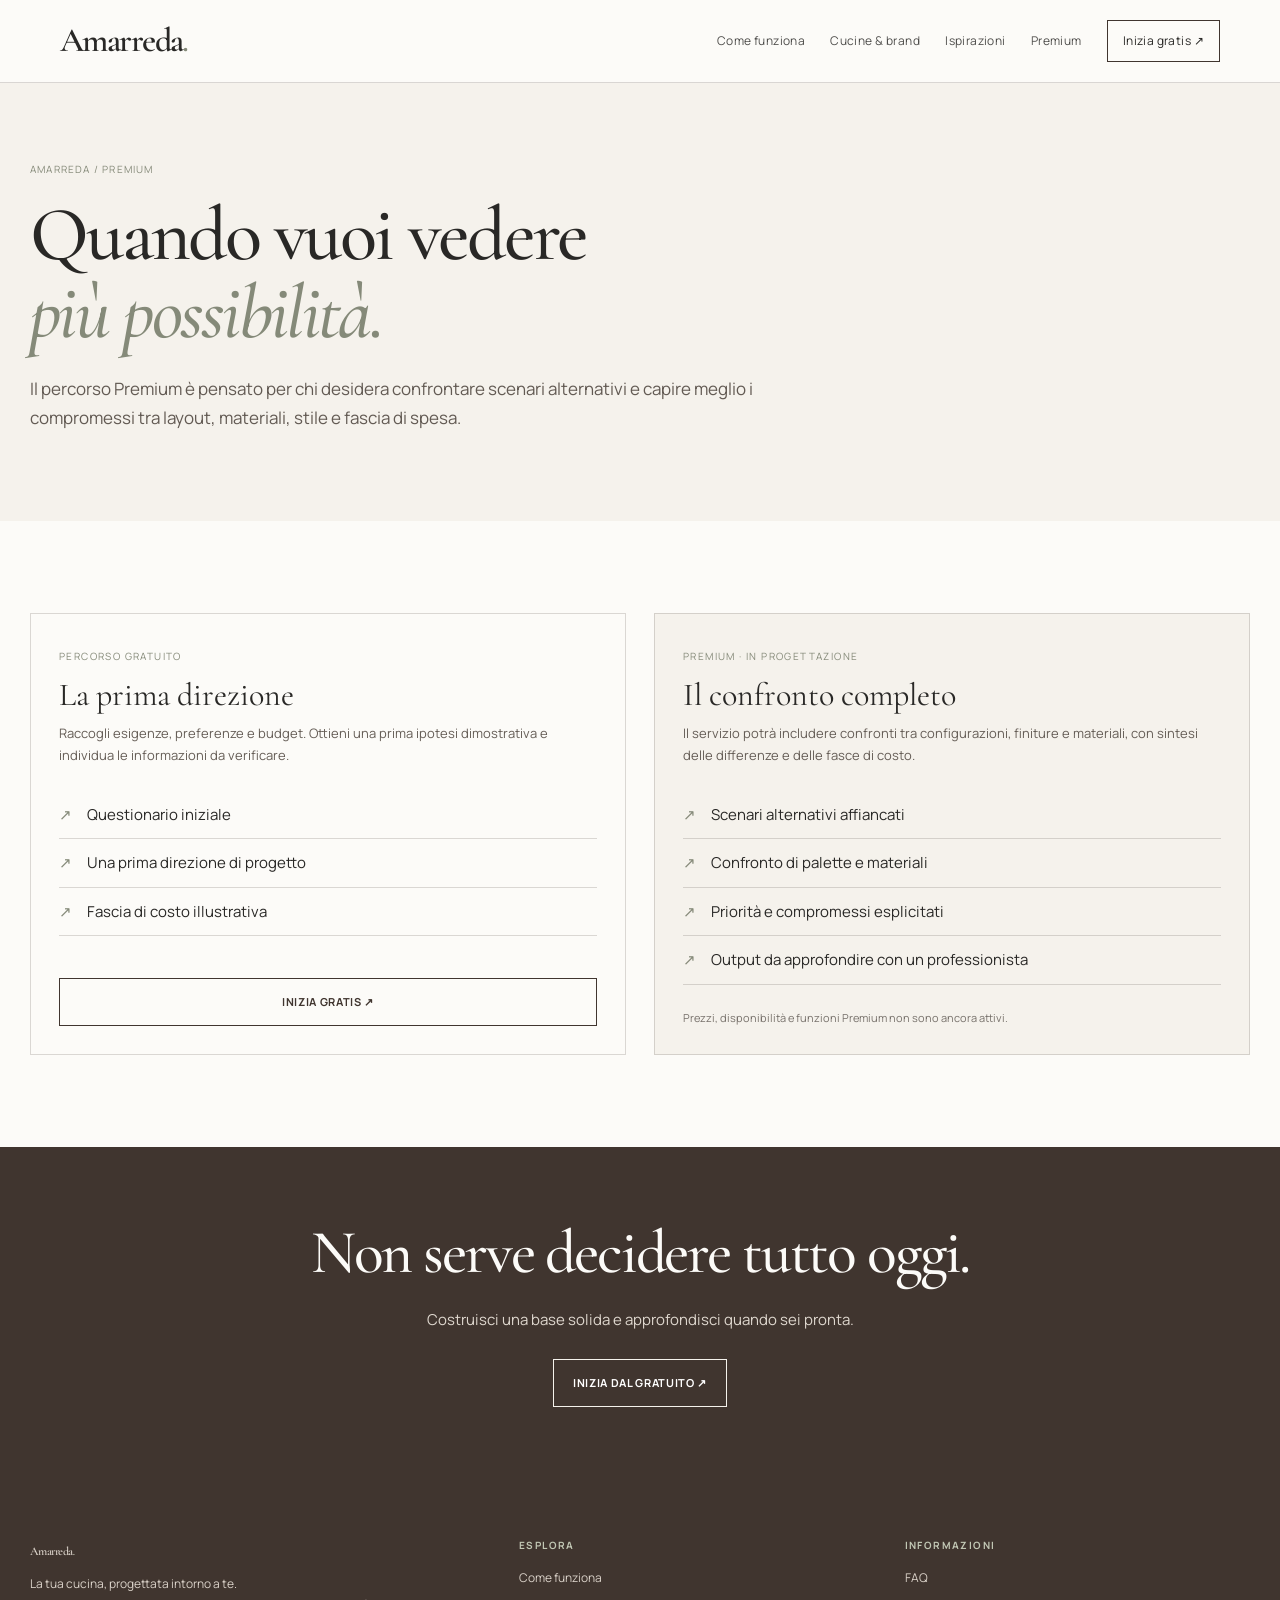
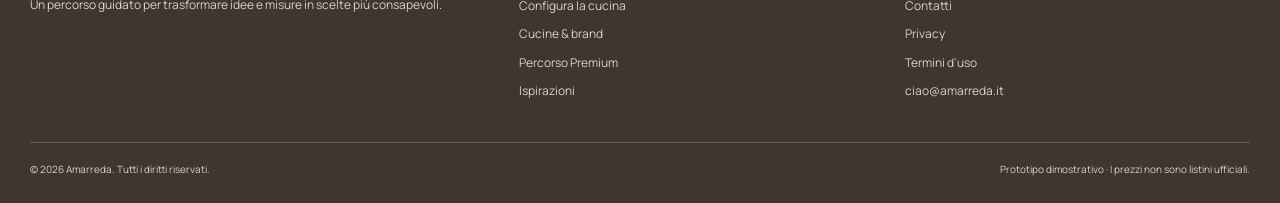
<file: premium.html>
<!doctype html><html lang="it"><head><meta charset="utf-8"><meta name="viewport" content="width=device-width, initial-scale=1">
<title>Percorso Premium | Amarreda</title><meta name="description" content="Percorso Premium | Amarreda"><link rel="stylesheet" href="../css/style.css"></head><body><header class="site-header"><div class="header-inner">
<a class="wordmark" href="index.html" aria-label="Amarreda homepage"><span data-brand>Amarreda</span><span>.</span></a>
<button class="menu-toggle" aria-expanded="false" aria-label="Apri menu">Menu ☰</button>
<nav class="site-nav" aria-label="Navigazione principale">
<a href="pages/come-funziona.html">Come funziona</a><a href="pages/marchi.html">Cucine &amp; brand</a><a href="pages/ispirazioni.html">Ispirazioni</a><a href="pages/premium.html">Premium</a><a class="nav-cta" href="pages/configura.html">Inizia gratis ↗</a>
</nav></div></header><main><section class="page-hero"><div class="container"><div class="breadcrumb">AMARREDA / PREMIUM</div><h1>Quando vuoi vedere<br><em style="color:var(--sage)">più possibilità.</em></h1><p class="lead">Il percorso Premium è pensato per chi desidera confrontare scenari alternativi e capire meglio i compromessi tra layout, materiali, stile e fascia di spesa.</p></div></section>
<section class="section"><div class="container"><div class="grid-2"><article class="brand-card"><div><span class="level">Percorso gratuito</span><div class="brand-name">La prima direzione</div><p>Raccogli esigenze, preferenze e budget. Ottieni una prima ipotesi dimostrativa e individua le informazioni da verificare.</p><ul class="check-list"><li>Questionario iniziale</li><li>Una prima direzione di progetto</li><li>Fascia di costo illustrativa</li></ul></div><a class="button button-light" href="configura.html">Inizia gratis ↗</a></article><article class="brand-card" style="background:var(--paper)"><div><span class="level">Premium · in progettazione</span><div class="brand-name">Il confronto completo</div><p>Il servizio potrà includere confronti tra configurazioni, finiture e materiali, con sintesi delle differenze e delle fasce di costo.</p><ul class="check-list"><li>Scenari alternativi affiancati</li><li>Confronto di palette e materiali</li><li>Priorità e compromessi esplicitati</li><li>Output da approfondire con un professionista</li></ul></div><span class="small-note">Prezzi, disponibilità e funzioni Premium non sono ancora attivi.</span></article></div></div></section>
<section class="quote-band"><div class="container"><h2>Non serve decidere tutto oggi.</h2><p>Costruisci una base solida e approfondisci quando sei pronta.</p><a class="button" style="border-color:#f5f2ec;color:#fff;margin-top:12px" href="configura.html">Inizia dal gratuito ↗</a></div></section></main><footer class="site-footer"><div class="container"><div class="footer-grid">
<div><a class="wordmark" href="index.html"><span data-brand>Amarreda</span><span>.</span></a><p>La tua cucina, progettata intorno a te.<br>Un percorso guidato per trasformare idee e misure in scelte più consapevoli.</p></div>
<div><h4>Esplora</h4><div class="footer-links"><a href="pages/come-funziona.html">Come funziona</a><a href="pages/configura.html">Configura la cucina</a><a href="pages/marchi.html">Cucine &amp; brand</a><a href="pages/premium.html">Percorso Premium</a><a href="pages/ispirazioni.html">Ispirazioni</a></div></div>
<div><h4>Informazioni</h4><div class="footer-links"><a href="pages/faq.html">FAQ</a><a href="pages/contatti.html">Contatti</a><a href="pages/privacy.html">Privacy</a><a href="pages/termini.html">Termini d'uso</a><a data-email href="mailto:ciao@amarreda.it">ciao@amarreda.it</a></div></div>
</div><div class="footer-bottom"><span>© <span data-year></span> <span data-brand>Amarreda</span>. Tutti i diritti riservati.</span><span>Prototipo dimostrativo · I prezzi non sono listini ufficiali.</span></div></div></footer>
<script src="js/site-config.js"></script><script src="js/catalog.js"></script><script src="js/main.js"></script></body></html>
</file>
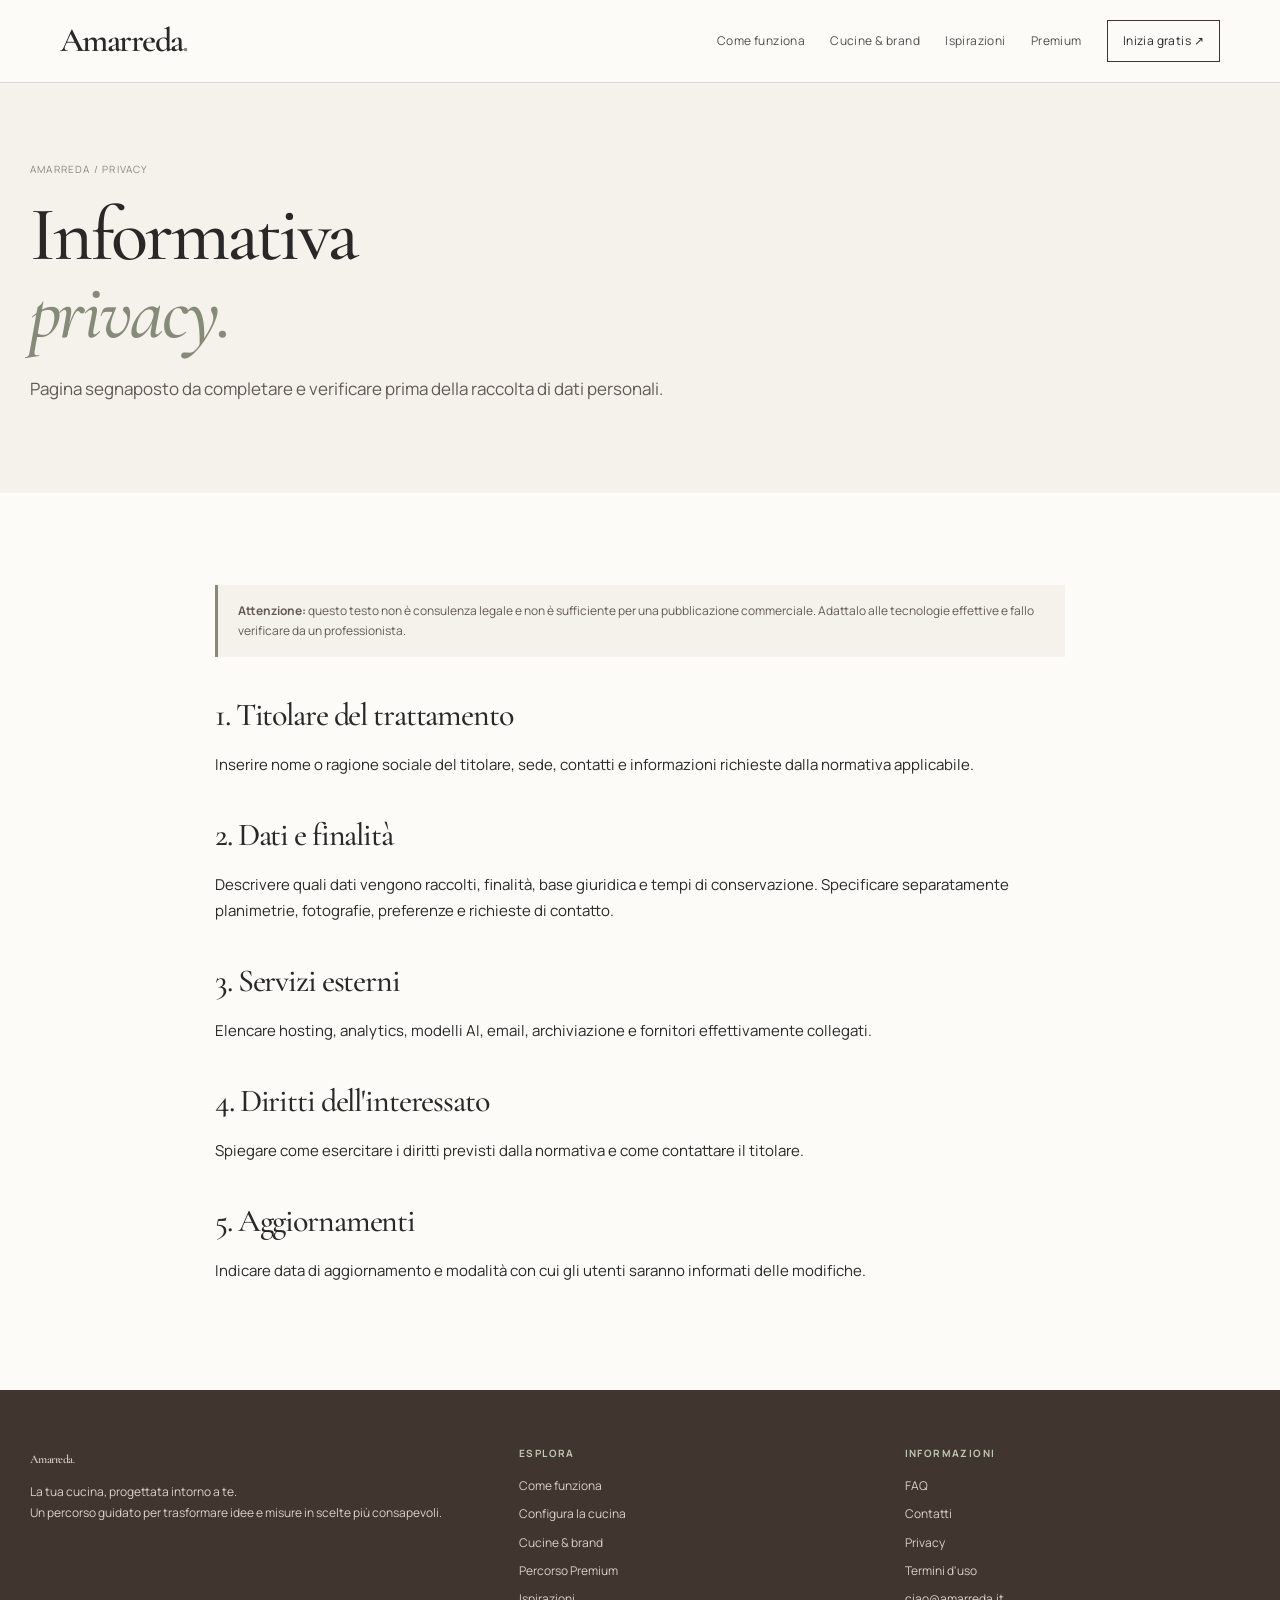
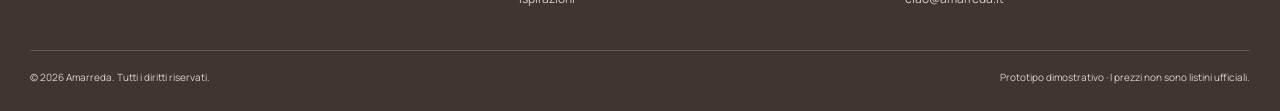
<file: privacy.html>
<!doctype html><html lang="it"><head><meta charset="utf-8"><meta name="viewport" content="width=device-width, initial-scale=1">
<title>Informativa privacy | Amarreda</title><meta name="description" content="Informativa privacy | Amarreda"><link rel="stylesheet" href="../css/style.css"></head><body><header class="site-header"><div class="header-inner">
<a class="wordmark" href="index.html" aria-label="Amarreda homepage"><span data-brand>Amarreda</span><span>.</span></a>
<button class="menu-toggle" aria-expanded="false" aria-label="Apri menu">Menu ☰</button>
<nav class="site-nav" aria-label="Navigazione principale">
<a href="pages/come-funziona.html">Come funziona</a><a href="pages/marchi.html">Cucine &amp; brand</a><a href="pages/ispirazioni.html">Ispirazioni</a><a href="pages/premium.html">Premium</a><a class="nav-cta" href="pages/configura.html">Inizia gratis ↗</a>
</nav></div></header><main><section class="page-hero"><div class="container"><div class="breadcrumb">AMARREDA / PRIVACY</div><h1>Informativa<br><em style="color:var(--sage)">privacy.</em></h1><p class="lead">Pagina segnaposto da completare e verificare prima della raccolta di dati personali.</p></div></section><section class="section"><div class="container legal-copy"><div class="notice"><strong>Attenzione:</strong> questo testo non è consulenza legale e non è sufficiente per una pubblicazione commerciale. Adattalo alle tecnologie effettive e fallo verificare da un professionista.</div><h2>1. Titolare del trattamento</h2><p>Inserire nome o ragione sociale del titolare, sede, contatti e informazioni richieste dalla normativa applicabile.</p><h2>2. Dati e finalità</h2><p>Descrivere quali dati vengono raccolti, finalità, base giuridica e tempi di conservazione. Specificare separatamente planimetrie, fotografie, preferenze e richieste di contatto.</p><h2>3. Servizi esterni</h2><p>Elencare hosting, analytics, modelli AI, email, archiviazione e fornitori effettivamente collegati.</p><h2>4. Diritti dell'interessato</h2><p>Spiegare come esercitare i diritti previsti dalla normativa e come contattare il titolare.</p><h2>5. Aggiornamenti</h2><p>Indicare data di aggiornamento e modalità con cui gli utenti saranno informati delle modifiche.</p></div></section></main><footer class="site-footer"><div class="container"><div class="footer-grid">
<div><a class="wordmark" href="index.html"><span data-brand>Amarreda</span><span>.</span></a><p>La tua cucina, progettata intorno a te.<br>Un percorso guidato per trasformare idee e misure in scelte più consapevoli.</p></div>
<div><h4>Esplora</h4><div class="footer-links"><a href="pages/come-funziona.html">Come funziona</a><a href="pages/configura.html">Configura la cucina</a><a href="pages/marchi.html">Cucine &amp; brand</a><a href="pages/premium.html">Percorso Premium</a><a href="pages/ispirazioni.html">Ispirazioni</a></div></div>
<div><h4>Informazioni</h4><div class="footer-links"><a href="pages/faq.html">FAQ</a><a href="pages/contatti.html">Contatti</a><a href="pages/privacy.html">Privacy</a><a href="pages/termini.html">Termini d'uso</a><a data-email href="mailto:ciao@amarreda.it">ciao@amarreda.it</a></div></div>
</div><div class="footer-bottom"><span>© <span data-year></span> <span data-brand>Amarreda</span>. Tutti i diritti riservati.</span><span>Prototipo dimostrativo · I prezzi non sono listini ufficiali.</span></div></div></footer>
<script src="js/site-config.js"></script><script src="js/catalog.js"></script><script src="js/main.js"></script></body></html>
</file>
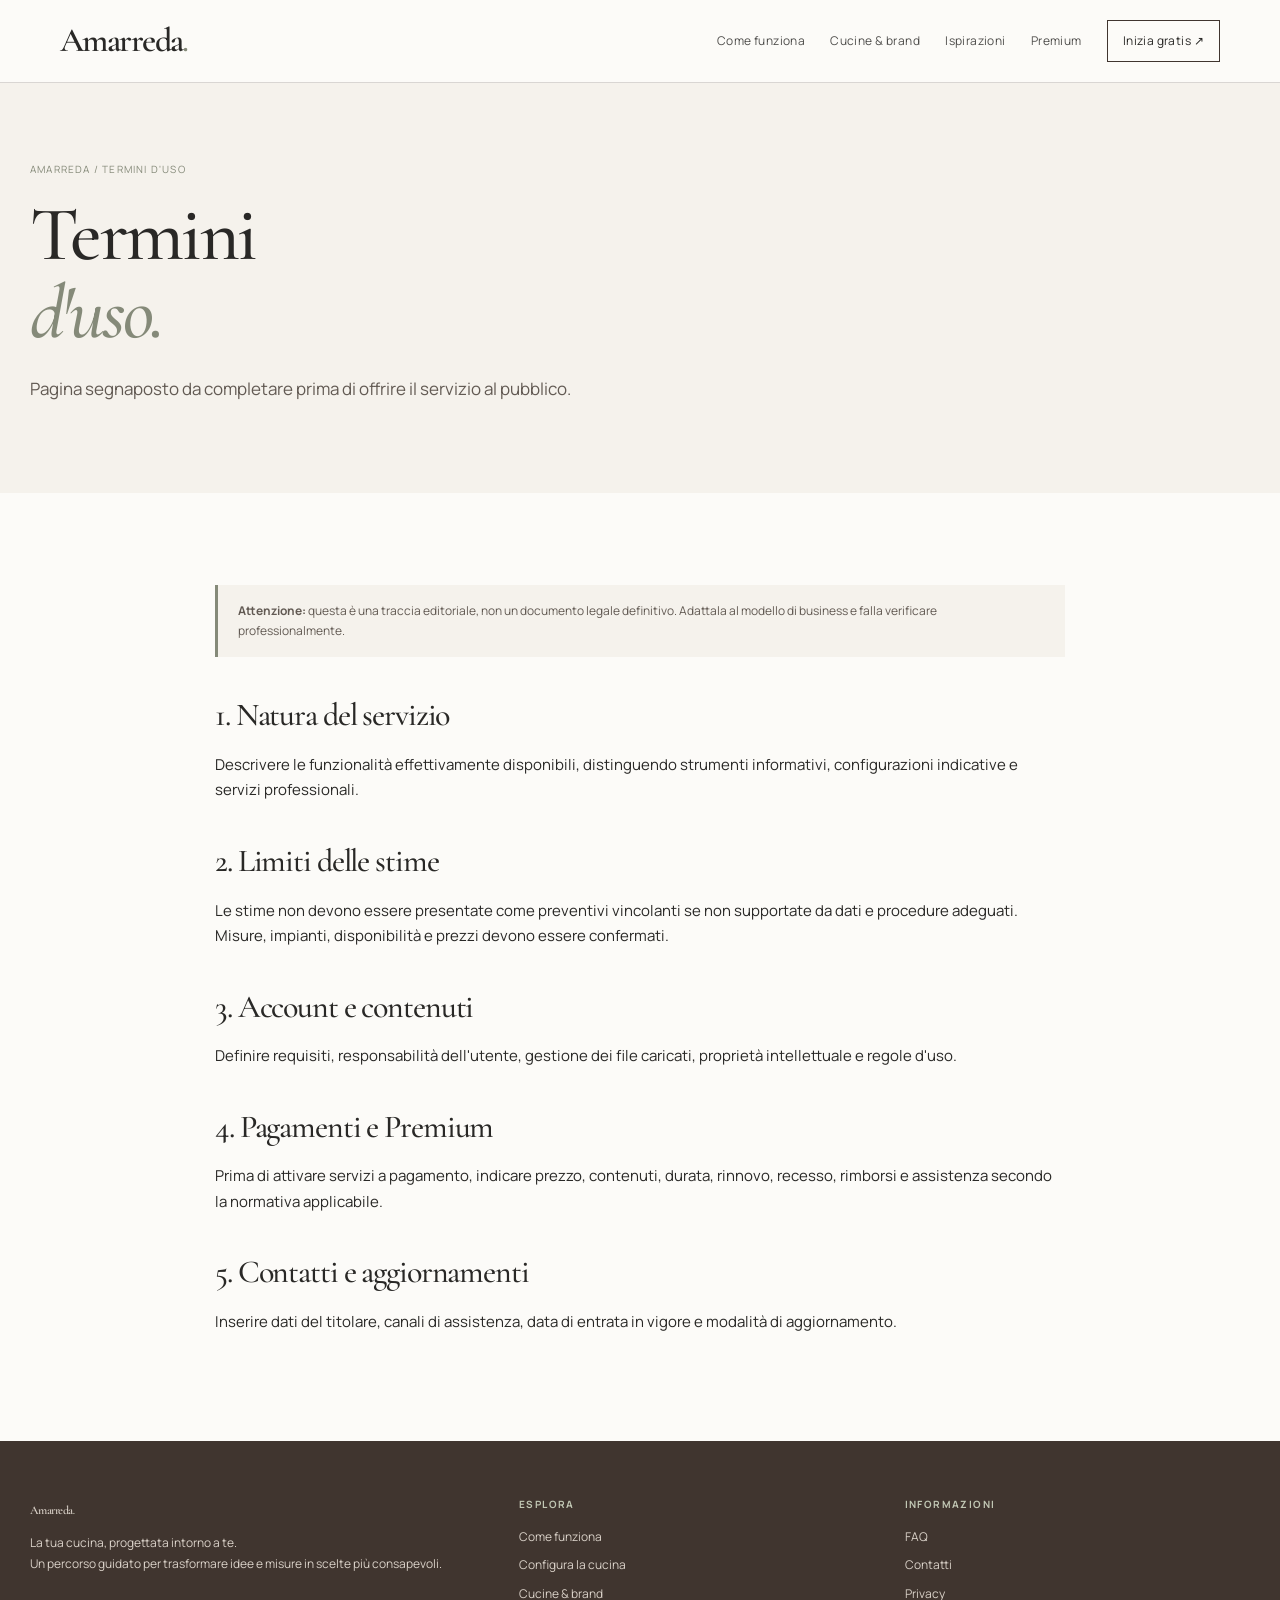
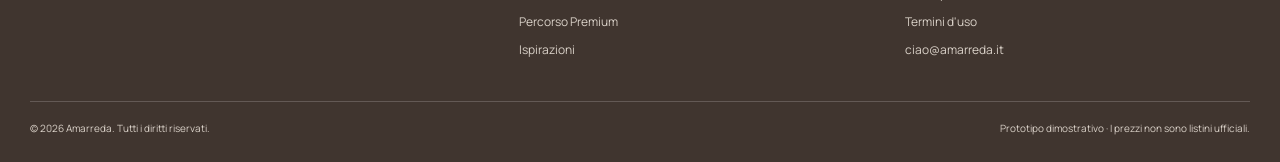
<file: termini.html>
<!doctype html><html lang="it"><head><meta charset="utf-8"><meta name="viewport" content="width=device-width, initial-scale=1">
<title>Termini d'uso | Amarreda</title><meta name="description" content="Termini d'uso | Amarreda"><link rel="stylesheet" href="../css/style.css"></head><body><header class="site-header"><div class="header-inner">
<a class="wordmark" href="index.html" aria-label="Amarreda homepage"><span data-brand>Amarreda</span><span>.</span></a>
<button class="menu-toggle" aria-expanded="false" aria-label="Apri menu">Menu ☰</button>
<nav class="site-nav" aria-label="Navigazione principale">
<a href="pages/come-funziona.html">Come funziona</a><a href="pages/marchi.html">Cucine &amp; brand</a><a href="pages/ispirazioni.html">Ispirazioni</a><a href="pages/premium.html">Premium</a><a class="nav-cta" href="pages/configura.html">Inizia gratis ↗</a>
</nav></div></header><main><section class="page-hero"><div class="container"><div class="breadcrumb">AMARREDA / TERMINI D'USO</div><h1>Termini<br><em style="color:var(--sage)">d'uso.</em></h1><p class="lead">Pagina segnaposto da completare prima di offrire il servizio al pubblico.</p></div></section><section class="section"><div class="container legal-copy"><div class="notice"><strong>Attenzione:</strong> questa è una traccia editoriale, non un documento legale definitivo. Adattala al modello di business e falla verificare professionalmente.</div><h2>1. Natura del servizio</h2><p>Descrivere le funzionalità effettivamente disponibili, distinguendo strumenti informativi, configurazioni indicative e servizi professionali.</p><h2>2. Limiti delle stime</h2><p>Le stime non devono essere presentate come preventivi vincolanti se non supportate da dati e procedure adeguati. Misure, impianti, disponibilità e prezzi devono essere confermati.</p><h2>3. Account e contenuti</h2><p>Definire requisiti, responsabilità dell'utente, gestione dei file caricati, proprietà intellettuale e regole d'uso.</p><h2>4. Pagamenti e Premium</h2><p>Prima di attivare servizi a pagamento, indicare prezzo, contenuti, durata, rinnovo, recesso, rimborsi e assistenza secondo la normativa applicabile.</p><h2>5. Contatti e aggiornamenti</h2><p>Inserire dati del titolare, canali di assistenza, data di entrata in vigore e modalità di aggiornamento.</p></div></section></main><footer class="site-footer"><div class="container"><div class="footer-grid">
<div><a class="wordmark" href="index.html"><span data-brand>Amarreda</span><span>.</span></a><p>La tua cucina, progettata intorno a te.<br>Un percorso guidato per trasformare idee e misure in scelte più consapevoli.</p></div>
<div><h4>Esplora</h4><div class="footer-links"><a href="pages/come-funziona.html">Come funziona</a><a href="pages/configura.html">Configura la cucina</a><a href="pages/marchi.html">Cucine &amp; brand</a><a href="pages/premium.html">Percorso Premium</a><a href="pages/ispirazioni.html">Ispirazioni</a></div></div>
<div><h4>Informazioni</h4><div class="footer-links"><a href="pages/faq.html">FAQ</a><a href="pages/contatti.html">Contatti</a><a href="pages/privacy.html">Privacy</a><a href="pages/termini.html">Termini d'uso</a><a data-email href="mailto:ciao@amarreda.it">ciao@amarreda.it</a></div></div>
</div><div class="footer-bottom"><span>© <span data-year></span> <span data-brand>Amarreda</span>. Tutti i diritti riservati.</span><span>Prototipo dimostrativo · I prezzi non sono listini ufficiali.</span></div></div></footer>
<script src="js/site-config.js"></script><script src="js/catalog.js"></script><script src="js/main.js"></script></body></html>
</file>
<file: css/style.css>
@import url('https://fonts.googleapis.com/css2?family=Cormorant+Garamond:wght@400;500;600;700&family=Manrope:wght@400;500;600;700&display=swap');
:root{--paper:#F5F2EC;--white:#FCFBF8;--sand:#E7E0D6;--taupe:#B8ADA0;--brown:#40352F;--ink:#292826;--sage:#858A79;--line:rgba(64,53,47,.18);--serif:"Cormorant Garamond",Georgia,serif;--sans:"Manrope",Arial,sans-serif;--max:1220px}
*{box-sizing:border-box}html{scroll-behavior:smooth}body{margin:0;background:var(--white);color:var(--ink);font-family:var(--sans);font-size:15px;line-height:1.7}a{color:inherit;text-decoration:none}img{display:block;max-width:100%}button,input,select,textarea{font:inherit}button,.button{cursor:pointer}
.site-header{position:sticky;top:0;z-index:20;background:rgba(252,251,248,.95);backdrop-filter:blur(14px);border-bottom:1px solid var(--line)}.header-inner{max-width:var(--max);padding:0 30px;margin:auto;min-height:82px;display:flex;align-items:center;justify-content:space-between;gap:24px}.wordmark{font-family:var(--serif);font-weight:600;font-size:34px;letter-spacing:-.045em;line-height:1}.wordmark span:last-child{color:var(--sage);font-style:italic}.site-nav{display:flex;align-items:center;gap:25px;font-size:12px;letter-spacing:.035em}.site-nav a{opacity:.82}.site-nav a:hover{opacity:1}.site-nav .nav-cta{border:1px solid var(--brown);padding:10px 15px;opacity:1}.menu-toggle{display:none;border:1px solid var(--line);background:transparent;padding:8px 12px;color:var(--ink)}
.container{width:min(var(--max),calc(100% - 60px));margin:0 auto}.eyebrow{display:block;font-size:10px;letter-spacing:.18em;text-transform:uppercase;color:var(--sage);font-weight:700}h1,h2,h3,h4,p{margin-top:0}h1,h2,h3{font-family:var(--serif);font-weight:500;letter-spacing:-.035em;line-height:1.02}h1{font-size:clamp(48px,6vw,82px);margin:18px 0 22px}h2{font-size:clamp(36px,4.3vw,57px);margin-bottom:20px}h3{font-size:30px}.lead{font-size:17px;max-width:650px;color:#625a53}.small-note{font-size:11px;color:#77716b;line-height:1.6}
.button{display:inline-flex;align-items:center;justify-content:center;gap:14px;min-height:48px;padding:12px 19px;border:1px solid var(--brown);font-size:11px;font-weight:700;letter-spacing:.06em;text-transform:uppercase;transition:transform .2s}.button:hover{transform:translateY(-2px)}.button-dark{background:var(--brown);color:var(--white)}.button-light{background:transparent;color:var(--brown)}.button-row{display:flex;gap:12px;flex-wrap:wrap;margin-top:28px}
.hero{background:var(--paper);padding:54px 0 64px}.hero-grid{display:grid;grid-template-columns:.88fr 1.12fr;gap:56px;align-items:center}.hero-copy{padding:28px 0}.hero-copy h1 em{color:var(--sage);font-weight:400}.hero-image{position:relative;min-height:530px;overflow:hidden;background:var(--sand)}.hero-image img{width:100%;height:530px;object-fit:cover}.image-caption{position:absolute;right:18px;bottom:18px;padding:12px 16px;background:rgba(252,251,248,.92);font-size:10px;letter-spacing:.1em;text-transform:uppercase}
.section{padding:92px 0}.section-paper,.page-hero{background:var(--paper)}.section-sand{background:var(--sand)}.section-head{display:flex;align-items:end;justify-content:space-between;gap:28px;margin-bottom:42px}.section-head>div{max-width:700px}.section-head p{max-width:420px;color:#625a53;margin-bottom:4px}.grid-3{display:grid;grid-template-columns:repeat(3,1fr);gap:22px}.grid-2{display:grid;grid-template-columns:repeat(2,1fr);gap:28px}.feature-card{border-top:1px solid var(--line);padding:23px 0 8px}.feature-num{font-family:var(--serif);font-size:19px;color:var(--sage)}.feature-card h3{margin:19px 0 10px;font-size:29px}.feature-card p{color:#655d56;font-size:13px}.card-image{overflow:hidden;background:var(--sand)}.card-image img{width:100%;height:310px;object-fit:cover}.brand-card{background:var(--white);padding:28px;border:1px solid var(--line);min-height:230px;display:flex;flex-direction:column;justify-content:space-between}.brand-name{font-family:var(--serif);font-size:32px}.brand-card p{color:#655d56;font-size:13px}.level{font-size:10px;letter-spacing:.14em;text-transform:uppercase;color:var(--sage)}.split{display:grid;grid-template-columns:1fr 1fr;gap:70px;align-items:center}.split-image img{width:100%;min-height:400px;max-height:580px;object-fit:cover}.check-list{list-style:none;padding:0;margin:24px 0}.check-list li{padding:11px 0 11px 28px;border-bottom:1px solid var(--line);position:relative}.check-list li:before{content:"↗";position:absolute;left:0;color:var(--sage)}
.quote-band{padding:75px 0;text-align:center;background:var(--brown);color:var(--white)}.quote-band h2{max-width:850px;margin:0 auto 22px;font-size:clamp(36px,4.8vw,62px)}.quote-band p{color:#ded7ce}.page-hero{padding:78px 0 72px}.page-hero .lead{max-width:760px}.breadcrumb{font-size:10px;letter-spacing:.12em;text-transform:uppercase;color:var(--sage)}.steps{counter-reset:step}.step{display:grid;grid-template-columns:72px 1fr;gap:20px;padding:28px 0;border-bottom:1px solid var(--line)}.step:before{counter-increment:step;content:"0" counter(step);font-family:var(--serif);font-size:27px;color:var(--sage)}.step h3{margin:0 0 8px}.step p{max-width:760px;color:#655d56;margin:0}
.form-shell{max-width:850px;margin:0 auto;padding:36px;background:var(--white);border:1px solid var(--line)}.form-grid{display:grid;grid-template-columns:1fr 1fr;gap:20px}.field{display:flex;flex-direction:column;gap:8px;margin-bottom:19px}.field label{font-size:11px;font-weight:700;letter-spacing:.04em}.field input,.field select,.field textarea{width:100%;padding:13px 14px;border:1px solid #d5cdc3;background:#fff;border-radius:0;color:var(--ink)}.field input:focus,.field select:focus,.field textarea:focus{outline:1px solid var(--sage);border-color:var(--sage)}.upload-box{padding:22px;border:1px dashed var(--taupe);background:var(--paper)}.estimate-result{margin-top:28px;padding:28px;background:var(--paper);border:1px solid var(--line)}.estimate-top{display:flex;align-items:center;justify-content:space-between;gap:15px}.estimate-tag{font-size:10px;border:1px solid var(--taupe);padding:4px 8px;text-transform:uppercase}.estimate-number{font-family:var(--serif);font-size:clamp(30px,4vw,44px);margin:10px 0}.comparison-results{display:grid;grid-template-columns:1fr 1fr;gap:15px;margin-top:20px}.mini-option{padding:20px;background:white;border:1px solid var(--line)}.mini-option h4{font-family:var(--serif);font-size:25px;margin:8px 0}
.faq-list details{border-bottom:1px solid var(--line);padding:20px 0}.faq-list summary{cursor:pointer;font-family:var(--serif);font-size:24px;list-style:none;display:flex;justify-content:space-between;gap:20px}.faq-list summary:after{content:"+";color:var(--sage);font-family:var(--sans)}.faq-list details[open] summary:after{content:"−"}.faq-list details p{margin:15px 0 0;max-width:850px;color:#655d56}.site-footer{padding:55px 0 25px;background:var(--brown);color:var(--white)}.footer-grid{display:grid;grid-template-columns:1.3fr 1fr 1fr;gap:40px;padding-bottom:40px}.site-footer .wordmark{display:inline-block;margin-bottom:17px}.site-footer .wordmark span:last-child{color:#c1c7b4}.site-footer p,.site-footer a{color:#d9d1c8;font-size:12px}.site-footer h4{font-size:10px;text-transform:uppercase;letter-spacing:.14em;color:#c1c7b4}.footer-links{display:grid;gap:8px}.footer-bottom{border-top:1px solid rgba(255,255,255,.18);padding-top:18px;display:flex;justify-content:space-between;gap:20px;font-size:10px;color:#d9d1c8}.notice{border-left:3px solid var(--sage);padding:16px 20px;background:var(--paper);font-size:12px;color:#625a53}.inspiration-grid{display:grid;grid-template-columns:1.2fr .8fr;gap:18px}.inspiration-grid img{width:100%;height:330px;object-fit:cover}.inspiration-grid .tall img{height:680px}.inspiration-stack{display:grid;gap:18px}.inspiration-stack img{height:331px}.legal-copy{max-width:850px}.legal-copy h2{font-size:32px;margin-top:42px}
@media(max-width:900px){.header-inner{padding:0 22px}.menu-toggle{display:block}.site-nav{display:none;position:absolute;left:0;right:0;top:81px;padding:20px 25px 25px;background:var(--white);border-bottom:1px solid var(--line);flex-direction:column;align-items:stretch;gap:17px}.site-nav.is-open{display:flex}.hero-grid,.split{grid-template-columns:1fr;gap:32px}.hero{padding-top:20px}.hero-image,.hero-image img{min-height:360px;height:360px}.grid-3{grid-template-columns:1fr 1fr}.section-head{display:block}.section-head p{margin-top:14px}.footer-grid{grid-template-columns:1fr 1fr}.inspiration-grid{grid-template-columns:1fr}.inspiration-grid .tall img{height:380px}.inspiration-stack{grid-template-columns:1fr 1fr}.inspiration-stack img{height:230px}}
@media(max-width:600px){.container{width:calc(100% - 38px)}.header-inner{min-height:72px;padding:0 19px}.wordmark{font-size:31px}.site-nav{top:71px}h1{font-size:49px}h2{font-size:39px}.hero-image,.hero-image img{height:310px;min-height:310px}.section{padding:65px 0}.grid-3,.grid-2,.form-grid,.comparison-results{grid-template-columns:1fr}.form-shell{padding:22px}.footer-grid{grid-template-columns:1fr;gap:25px}.footer-bottom{flex-direction:column}.inspiration-stack{grid-template-columns:1fr}.inspiration-stack img{height:270px}.step{grid-template-columns:42px 1fr;gap:12px}}
</file>
